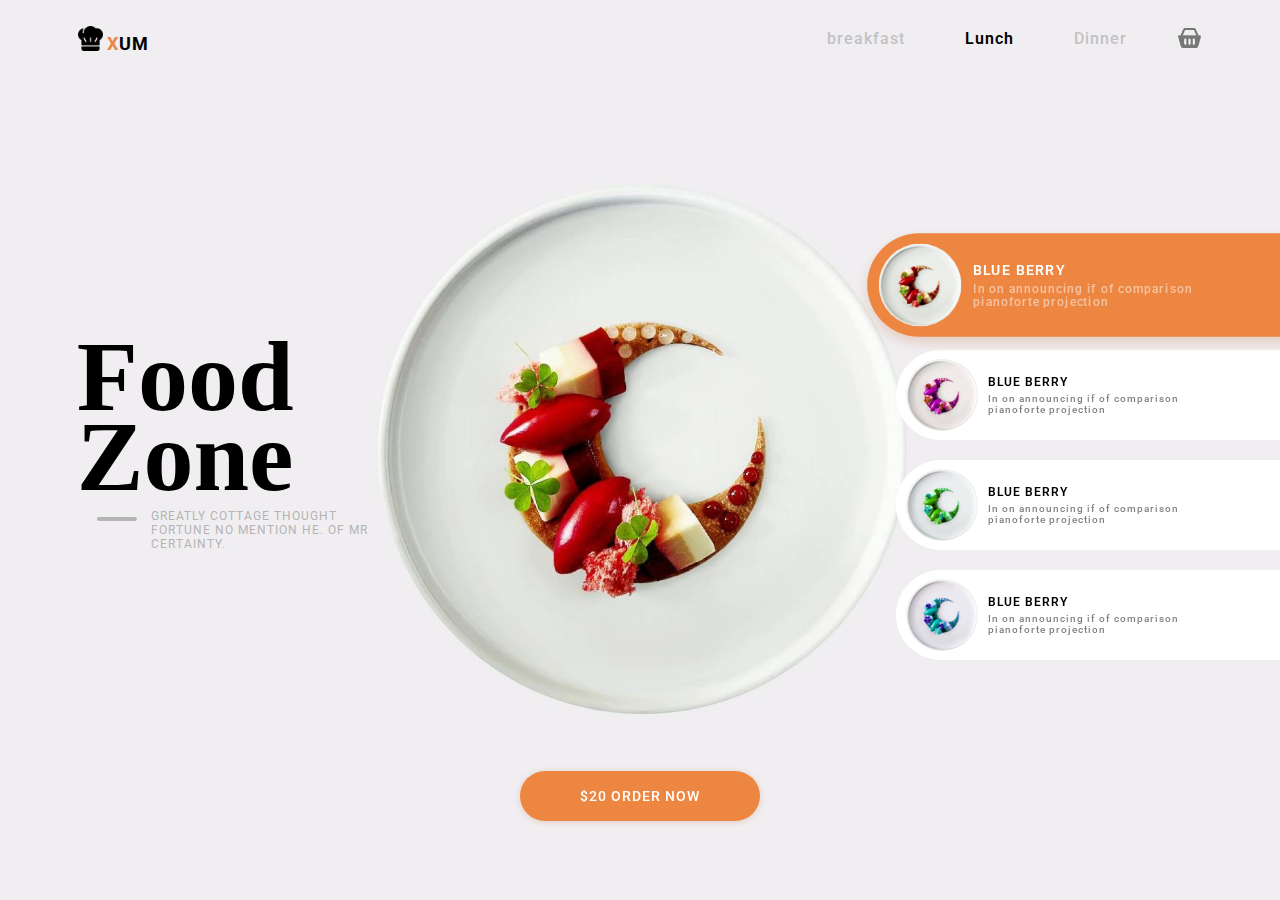
<file: FoodZone/index.html>
<!DOCTYPE html>
<html>
	<head>
		<meta charset="UTF-8" />
		<meta name="viewport" content="width=device-width, initial-scale=1.0" />
		<meta http-equiv="X-UA-Compatible" content="ie=edge" />
		<link rel="stylesheet" href="style/main.css">
		<link rel="stylesheet" href="style/header.css">
		<link rel="stylesheet" href="style/sideSelector.css">
		<link href="https://fonts.googleapis.com/css2?family=Roboto:ital,
		wght@0,100;0,300;0,400;0,500;0,700;0,900;1,100;1,300;1,400;1,500;1,
		700;1,900&display=swap" rel="stylesheet">
		<title>Food Zone</title>
	</head>
	<body>
		<header>
			<a href="#" style="text-decoration: none;">
				<div class="left-section">
					<img src="img/chef.png" alt="cheff logo" class="logo">
					<p class="brand"><span class="brand-x">X</span>UM</p>
				</div>
			</a>
			<div class="right-section">
				<a href="#" class="header-page breakfast">breakfast</a>
				<a href="#" class="header-page lunch">Lunch</a>
				<a href="#" class="header-page dinner">Dinner</a>
				<img src="img/card.png" alt="shoping card" class="shop-card">
			</div>
		</header>

		<img src="img/red.jpeg" alt="food image" class="main-image" id="main-image" draggable="false">

		<div class="side-selector">
			<div class="element element-0">
				<img src="img/red.jpeg" alt="preview image" class="preview-image" draggable="false">
				<div class="element-bio">
					<p class="element-title">Blue berry</p>
					<p class="element-description">In on announcing if of comparison pianoforte projection</p>
				</div>
			</div>
			<div class="element element-1">
				<img src="img/purple.jpeg" alt="preview image" class="preview-image" draggable="false">
				<div class="element-bio">
					<p class="element-title">Blue berry</p>
					<p class="element-description">In on announcing if of comparison pianoforte projection</p>
				</div>
			</div>
			<div class="element element-2">
				<img src="img/green.jpeg" alt="preview image" class="preview-image" draggable="false">
				<div class="element-bio">
					<p class="element-title">Blue berry</p>
					<p class="element-description">In on announcing if of comparison pianoforte projection</p>
				</div>
			</div>
			<div class="element element-3">
				<img src="img/blue.jpeg" alt="preview image" class="preview-image" draggable="false">
				<div class="element-bio">
					<p class="element-title">Blue berry</p>
					<p class="element-description">In on announcing if of comparison pianoforte projection</p>
				</div>
			</div>
		</div>

		<div class="container">
			<div class="title">Food<br>Zone</div>
			<div class="sub-title">
				<div class="bar"></div>
				<p class="sub-title-text">Greatly cottage thought fortune no mention he. Of mr certainty.</p>
			</div>
		</div>
		<p class="button">$20 order now</p>
		<script src="js/script.js"></script>
	</body>
</html>
</file>
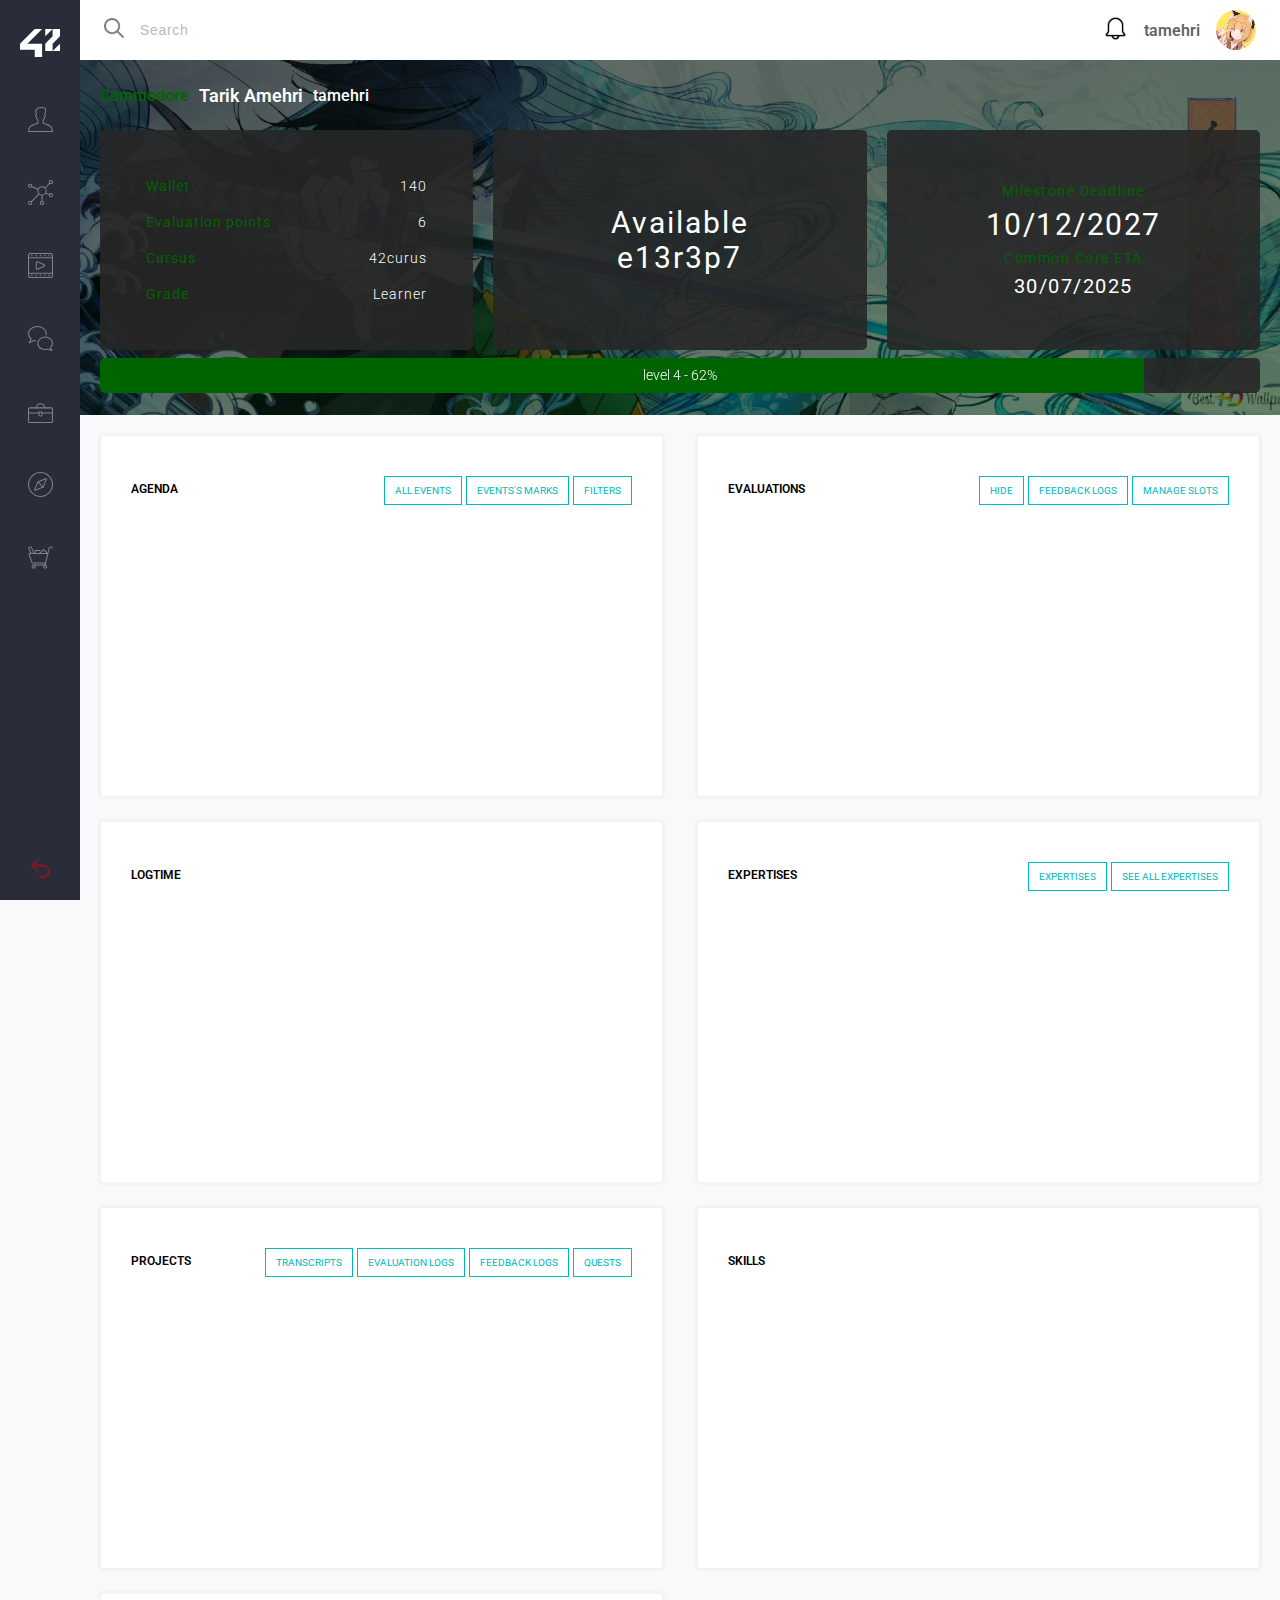
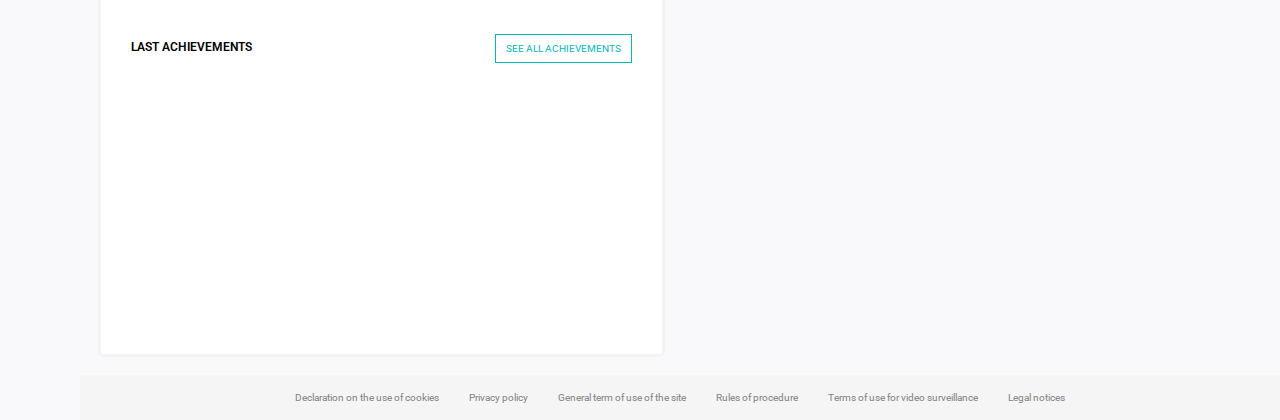
<file: intra/index.html>
<!DOCTYPE html>
<html>
	<head>
		<title>42 | intra</title>
		<link rel="stylesheet" href="style/style.css">
		<link rel="stylesheet" href="style/header.css">
		<link rel="stylesheet" href="style/side-bar.css">
		<link rel="stylesheet" href="style/footer.css">
		<link rel="stylesheet" href="style/main-page.css">
		<link rel="preconnect" href="https://fonts.googleapis.com">
		<link rel="preconnect" href="https://fonts.gstatic.com" crossorigin>
		<link href="https://fonts.googleapis.com/css2?family=Roboto:ital,
		wght@0,100;0,300;0,400;0,500;0,700;0,900;1,100;1,300;1,400;1,500;1,
		700;1,900&display=swap" rel="stylesheet">
	</head>
	<body>
		<script src="js/script.js"></script>
		<header class="header">
			<div class="left-section">
				<div class="search-icon">
					<img class="search-img" src="img/search.png">
				</div>
				<input class="search-bar" placeholder="Search">
			</div>
			<div class="right-section">
				<div>
					<img class="bell-img" src="img/bell.png">
				</div>
				<div class="profile">
					<p class="login">tamehri</p>
					<img class="profile-pic" src="img/channel-1.jpeg">
				</div>
			</div>
		</header>

		<div class="side-bar">
			<div class="top-section">
				<a href="index.html" class="top-section-icon-holder top-section-icon-holder-logo">
					<svg xmlns="http://www.w3.org/2000/svg" xml:space="preserve" viewBox="0 0 137.6 96.6" fill="#fff" stroke="transparent" width="40" height="32"><path d="M229.2 443.9h50.7v25.4h25.3v-45.9h-50.6l50.6-50.7h-25.3l-50.7 50.7zM316.1 398.1l25.3-25.4h-25.3z" fill="#fff" transform="translate(-229.2 -372.7)"></path><path d="m341.4 398.1-25.3 25.3v25.3h25.3v-25.3l25.4-25.3v-25.4h-25.4zM366.8 423.4l-25.4 25.3h25.4z" fill="#fff" transform="translate(-229.2 -372.7)"></path></svg>
				</a>
				<a href="index.html" class="top-section-icon-holder">
					<svg xmlns="http://www.w3.org/2000/svg" viewBox="0 0 24 24" width="25" height="25" fill="none" stroke="#fff"><path fill="none" stroke="#fff" stroke-linecap="round" stroke-linejoin="round" d="M23.5 23.5a10.135 10.135 0 0 0-1-4.057c-.746-1.492-4-2.5-8-4v-3a3.75 3.75 0 0 0 1.5-3c.5 0 1-2 0-2.5 0-.3 1.339-2.8 1-4.5-.5-2.5-7.5-2.5-8-.5-3 0-1 4.594-1 5-1 .5-.5 2.5 0 2.5a3.75 3.75 0 0 0 1.5 3v3c-4 1.5-7.255 2.508-8 4a10.135 10.135 0 0 0-1 4.057Z"></path></svg>
				</a>
				<a href="#" class="top-section-icon-holder">
					<svg xmlns="http://www.w3.org/2000/svg" viewBox="0 0 24 24" width="25" height="25" fill="none" stroke="#fff"><path fill="none" stroke="#fff" stroke-linecap="round" stroke-linejoin="round" d="M9.499 10.499a4 4 0 1 0 8 0 4 4 0 1 0-8 0ZM.5 5.499a1.5 1.5 0 1 0 3 0 1.5 1.5 0 1 0-3 0ZM20.5 1.999a1.5 1.5 0 1 0 3 0 1.5 1.5 0 1 0-3 0ZM.5 21.999a1.5 1.5 0 1 0 3 0 1.5 1.5 0 1 0-3 0ZM11.999 21.999a1.5 1.5 0 1 0 3 0 1.5 1.5 0 1 0-3 0ZM3.06 20.938l7.62-7.601M16.333 7.676l4.605-4.616M3.35 6.149l6.472 2.775M20.562 14.028l-3.618-1.495M13.499 20.499v-6M20.5 14.499a1.5 1.5 0 1 0 3 0 1.5 1.5 0 1 0-3 0Z"></path></svg>
				</a>
				<a href="#" class="top-section-icon-holder">
					<svg xmlns="http://www.w3.org/2000/svg" width="25" height="25" fill="none" viewBox="0 0 24 24" stroke="#fff"><path stroke="#fff" stroke-linecap="round" stroke-linejoin="round" d="M21.5.5h-19a2 2 0 0 0-2 2v19a2 2 0 0 0 2 2h19a2 2 0 0 0 2-2v-19a2 2 0 0 0-2-2ZM.5 4.5h23M.5 19.5h23"></path><path stroke="#fff" stroke-linecap="round" stroke-linejoin="round" d="M8.916 8.4A.654.654 0 0 0 8 9v6a.654.654 0 0 0 .916.6l6.626-2.9a.765.765 0 0 0 0-1.4L8.916 8.4Z"></path><path stroke="#fff" d="M3.76 2.75a.25.25 0 0 1 0-.5M3.76 2.75a.25.25 0 0 0 0-.5M7.88 2.75a.25.25 0 0 1 0-.5M7.88 2.75a.25.25 0 1 0 0-.5M12 2.75a.25.25 0 1 1 0-.5M12 2.75a.25.25 0 1 0 0-.5M16.12 2.75a.25.25 0 1 1 0-.5M16.12 2.75a.25.25 0 1 0 0-.5M20.24 2.75a.25.25 0 1 1 0-.5M20.24 2.75a.25.25 0 1 0 0-.5"></path><g stroke="#fff"><path d="M3.76 21.75a.25.25 0 1 1 0-.5M3.76 21.75a.25.25 0 1 0 0-.5"></path></g><g stroke="#fff"><path d="M7.88 21.75a.25.25 0 1 1 0-.5M7.88 21.75a.25.25 0 1 0 0-.5"></path></g><g stroke="#fff"><path d="M12 21.75a.25.25 0 1 1 0-.5M12 21.75a.25.25 0 1 0 0-.5"></path></g><g stroke="#fff"><path d="M16.12 21.75a.25.25 0 1 1 0-.5M16.12 21.75a.25.25 0 1 0 0-.5"></path></g><g stroke="#fff"><path d="M20.24 21.75a.25.25 0 1 1 0-.5M20.24 21.75a.25.25 0 1 0 0-.5"></path></g></svg>
				</a>
				<a href="#" class="top-section-icon-holder">
					<svg xmlns="http://www.w3.org/2000/svg" viewBox="0 0 24 24" width="25" height="25" fill="none" stroke="#fff"><path fill="none" stroke="#fff" stroke-linecap="round" stroke-linejoin="round" d="M9.5 16.5c0 4.288 5 7.5 9.5 5.5l4 1.5-1.5-3a4.994 4.994 0 0 0 2-4c0-3.154-3.134-6-7-6s-7 2.846-7 6Z"></path><path fill="none" stroke="#fff" stroke-linecap="round" stroke-linejoin="round" d="M17.4 8.5a5.822 5.822 0 0 0 .1-1c0-3.866-3.8-7-8.5-7S.5 3.634.5 7.5a6.434 6.434 0 0 0 2.517 4.97L1 16l4.939-1.976a9.993 9.993 0 0 0 1.561.361"></path></svg>
				</a>
				<a href="#" class="top-section-icon-holder">
					<svg xmlns="http://www.w3.org/2000/svg" viewBox="0 0 24 24" width="25" height="25" fill="none" stroke="#fff"><title>tool-box</title><path fill="none" stroke="#fff" stroke-linecap="round" stroke-linejoin="round" d="M.5 13.501h10M13.5 13.501h10M1.5 8.501h21s1 0 1 1v12s0 1-1 1h-21s-1 0-1-1v-12s0-1 1-1"></path><path fill="none" stroke="#fff" stroke-linecap="round" stroke-linejoin="round" d="M13.5 15a1.5 1.5 0 0 1-3 0v-2.5h3ZM8 8.5a4 4 0 0 1 8 0"></path></svg>
				</a>
				<a href="#" class="top-section-icon-holder">
					<svg xmlns="http://www.w3.org/2000/svg" width="25" height="25" viewBox="0 0 24 24" fill="none" stroke="#fff"><path fill="none" stroke="#fff" stroke-linecap="round" stroke-linejoin="round" d="M.5 12a11.5 11.5 0 1 0 23 0 11.5 11.5 0 1 0-23 0Z"></path><path fill="none" stroke="#fff" stroke-linecap="round" stroke-linejoin="round" d="m9.5 9.5 7.39-3.043a.5.5 0 0 1 .653.653L14.5 14.5"></path><path fill="none" stroke="#fff" stroke-linecap="round" stroke-linejoin="round" d="m14.5 14.5-5-5-3.043 7.39a.5.5 0 0 0 .653.653Z"></path></svg>
				</a>
				<a href="products.html" class="top-section-icon-holder">
					<svg xmlns="http://www.w3.org/2000/svg" viewBox="0 0 24 24" width="25" height="25" fill="none" stroke="#fff"><title>shopping-cart-full</title><path fill="none" stroke="#fff" stroke-linecap="round" stroke-linejoin="round" d="M3.921 20.759a1.5 1.5 0 1 0 3 0 1.5 1.5 0 1 0-3 0M14.921 20.759a1.5 1.5 0 1 0 3 0 1.5 1.5 0 1 0-3 0"></path><path fill="none" stroke="#fff" stroke-linecap="round" stroke-linejoin="round" d="M23.421 2.259h-2.6a.5.5 0 0 0-.487.386l-3.913 16.614h-11"></path><path fill="none" stroke="#fff" stroke-linecap="round" stroke-linejoin="round" d="M16.921 17.259H4.281a.5.5 0 0 1-.474-.342l-2.667-8a.5.5 0 0 1 .475-.658h17.368"></path><path fill="none" stroke="#fff" stroke-linecap="round" stroke-linejoin="round" d="m10.921 8.259 3.65-3.65a.5.5 0 0 1 .7 0L19 8.259M5.921 8.259 3.13 2.036a.5.5 0 0 0-.671-.247l-1.6.759a.5.5 0 0 0-.24.658l2.3 5.053M6.921 8.259v-2.5a.5.5 0 0 1 .5-.5h4"></path></svg>
				</a>
			</div>
			<div class="bottom-section">
				<div class="bottom-section-icon-holder">
					<svg xmlns="http://www.w3.org/2000/svg" width="25" height="25" viewBox="0 0 24 24" fill="none" stroke="#ff0000" stroke-width="2" stroke-linecap="round" stroke-linejoin="round" class="lucide lucide-undo2"><path d="M9 14 4 9l5-5"></path><path d="M4 9h10.5a5.5 5.5 0 0 1 5.5 5.5v0a5.5 5.5 0 0 1-5.5 5.5H11"></path></svg>
				</div>
			</div>
		</div>

		<main class="main-page">
			<div class="account-status">
				<div class="account-status-header">
					<p class="tribe">Commodore</p>
					<p class="name">Tarik Amehri</p>
					<p class="login">tamehri</p>
				</div>
				<div class="account-info">
					<div class="account-info-1">
						<div class="account-sub-info">
							<span class="account-sub-info-right">Wallet</span>
							<span class="account-sub-info-left">140</span>
						</div>
						<div class="account-sub-info">
							<span class="account-sub-info-right">Evaluation points</span>
							<span class="account-sub-info-left">6</span>
						</div>
						<div class="account-sub-info">
							<span class="account-sub-info-right">Cursus</span>
							<span class="account-sub-info-left">42curus</span>
						</div>
						<div class="account-sub-info">
							<span class="account-sub-info-right">Grade</span>
							<span class="account-sub-info-left">Learner</span>
						</div>
					</div>
					<div class="account-info-2">
						<span>Available</span>
						<span>e13r3p7</span>
					</div>
					<div class="account-info-3">
						<span class="account-info-3-sub-1">Milestone Deadline</span>
						<span class="account-info-3-sub-2">10/12/2027</span>
						<span class="account-info-3-sub-1">Common Core ETA</span>
						<span class="account-info-3-sub-3">30/07/2025</span>
					</div>
				</div>
				<div class="account-level">
					<div class="account-level-container-green">
					</div>
					<div class="account-level-container-gray">
					</div>
					<p class="account-level-text">level 4 - 62%</p>
				</div>
			</div>


			<div class="countainer">
				<div class="grid-element">
					<div class="grid-element-header">
						<div class="grid-element-header-title">
							AGENDA
						</div>
						<div class="grid-element-header-events">
							<a href="#", class="grid-element-header-events-button">ALL EVENTS</a>
							<a href="#", class="grid-element-header-events-button">EVENTS'S MARKS</a>
							<a href="#", class="grid-element-header-events-button">FILTERS</a>
						</div>
					</div>
					<div class="grid-element-content">

					</div>
				</div>

				<div class="grid-element">
					<div class="grid-element-header">
						<div class="grid-element-header-title">
							EVALUATIONS
						</div>
						<div class="grid-element-header-events">
							<a href="#", class="grid-element-header-events-button">HIDE</a>
							<a href="#", class="grid-element-header-events-button">FEEDBACK LOGS</a>
							<a href="#", class="grid-element-header-events-button">MANAGE SLOTS</a>
						</div>
					</div>
					<div class="grid-element-content">

					</div>
				</div>
				
				<div class="grid-element">
					<div class="grid-element-header">
						<div class="grid-element-header-title">
							LOGTIME
						</div>
						<div class="grid-element-header-events">
						</div>
					</div>
					<div class="grid-element-content">
						
					</div>
				</div>
				
				<div class="grid-element">
					<div class="grid-element-header">
						<div class="grid-element-header-title">
							EXPERTISES
						</div>
						<div class="grid-element-header-events">
							<a href="#", class="grid-element-header-events-button">EXPERTISES</a>
							<a href="#", class="grid-element-header-events-button">SEE ALL EXPERTISES</a>
						</div>
					</div>
					<div class="grid-element-content">

					</div>
				</div>

				<div class="grid-element">
					<div class="grid-element-header">
						<div class="grid-element-header-title">
							PROJECTS
						</div>
						<div class="grid-element-header-events">
							<a href="#", class="grid-element-header-events-button">TRANSCRIPTS</a>
							<a href="#", class="grid-element-header-events-button">EVALUATION LOGS</a>
							<a href="#", class="grid-element-header-events-button">FEEDBACK LOGS</a>
							<a href="#", class="grid-element-header-events-button">QUESTS</a>
						</div>
					</div>
					<div class="grid-element-content">

					</div>
				</div>
				
				<div class="grid-element">
					<div class="grid-element-header">
						<div class="grid-element-header-title">
							SKILLS
						</div>
						<div class="grid-element-header-events">

						</div>
					</div>
					<div class="grid-element-content">

					</div>
				</div>

				<div class="grid-element">
					<div class="grid-element-header">
						<div class="grid-element-header-title">
							LAST ACHIEVEMENTS
						</div>
						<div class="grid-element-header-events">
							<a href="#", class="grid-element-header-events-button">SEE ALL ACHIEVEMENTS</a>
						</div>
					</div>
					<div class="grid-element-content">
	
					</div>
				</div>
			</div>
		</main>

		<footer>
			<a href="#" class="policy-p">Declaration on the use of cookies</p>
			<a href="#" class="policy-p">Privacy policy</p>
			<a href="#" class="policy-p">General term of use of the site</p>
			<a href="#" class="policy-p">Rules of procedure</p>
			<a href="#" class="policy-p">Terms of use for video surveillance</p>
			<a href="#" class="policy-p">Legal notices</p>
		</footer>
	</body>
</html>
</file>
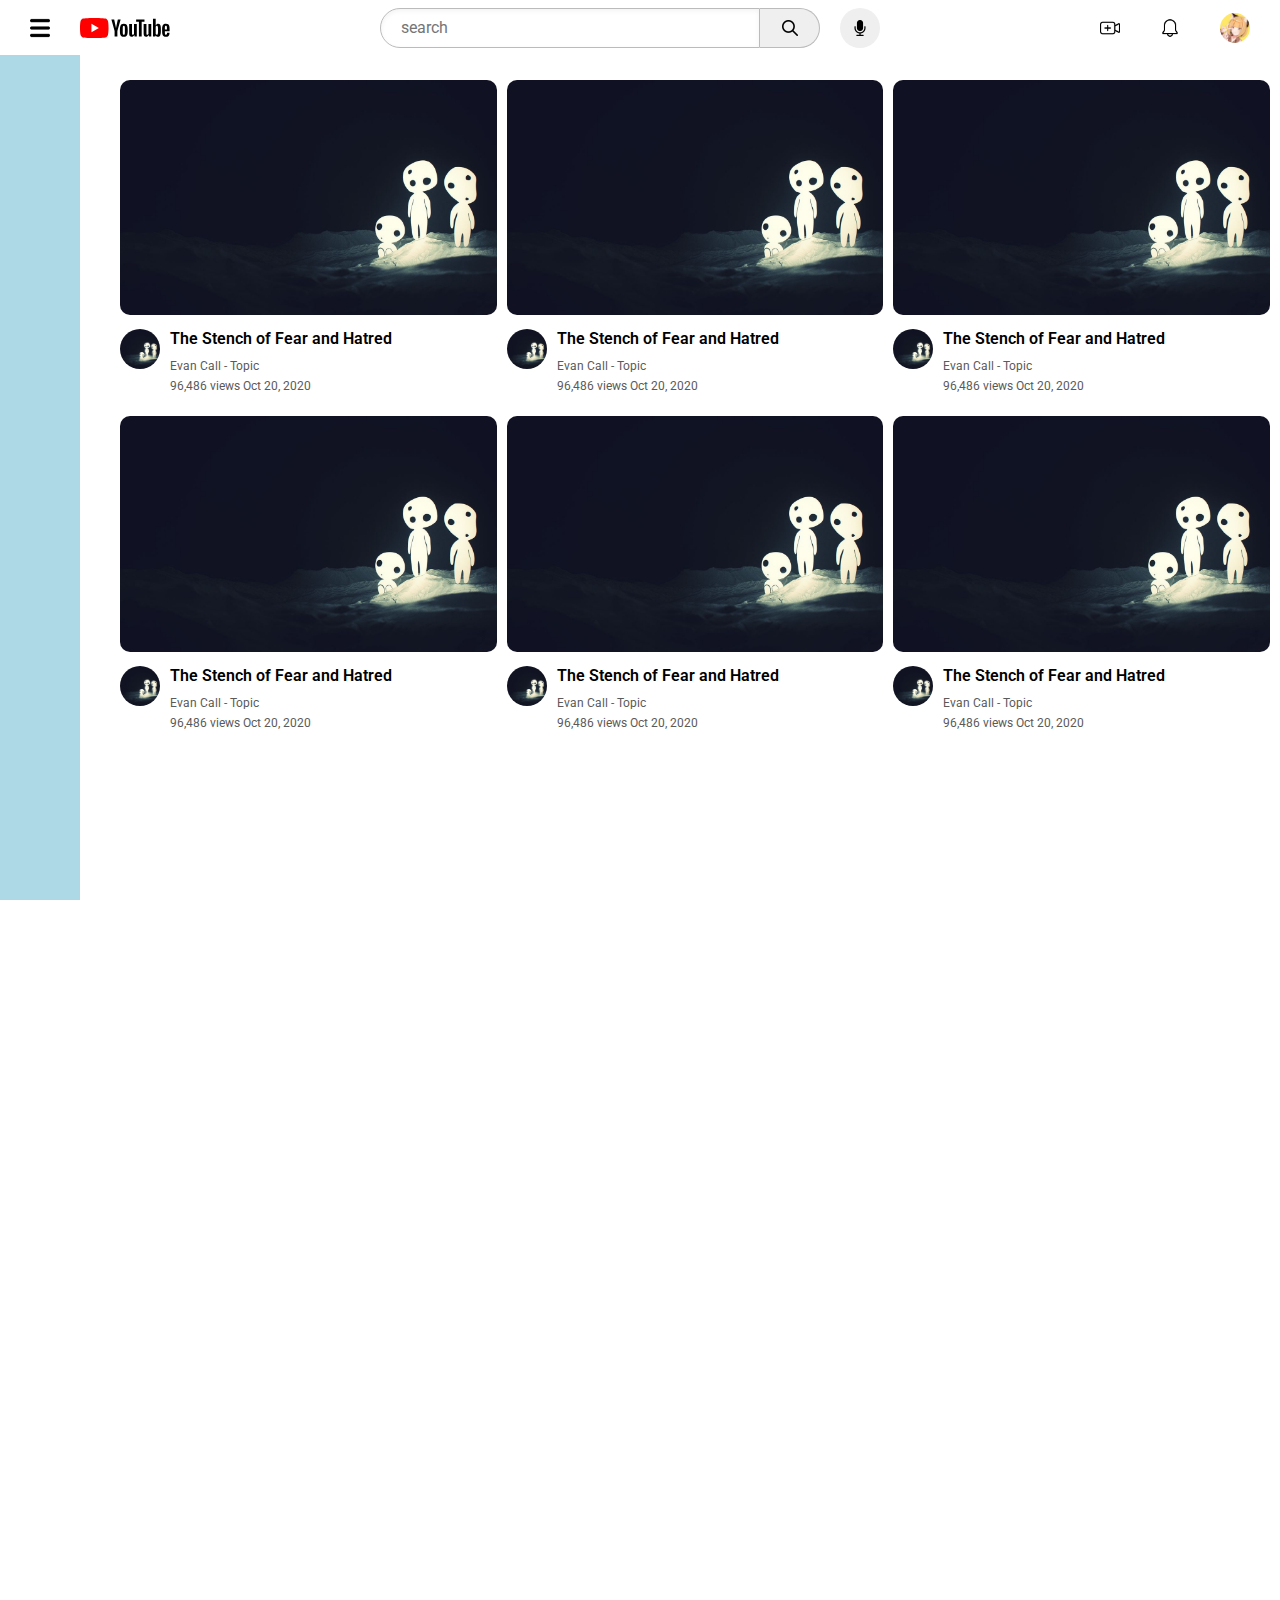
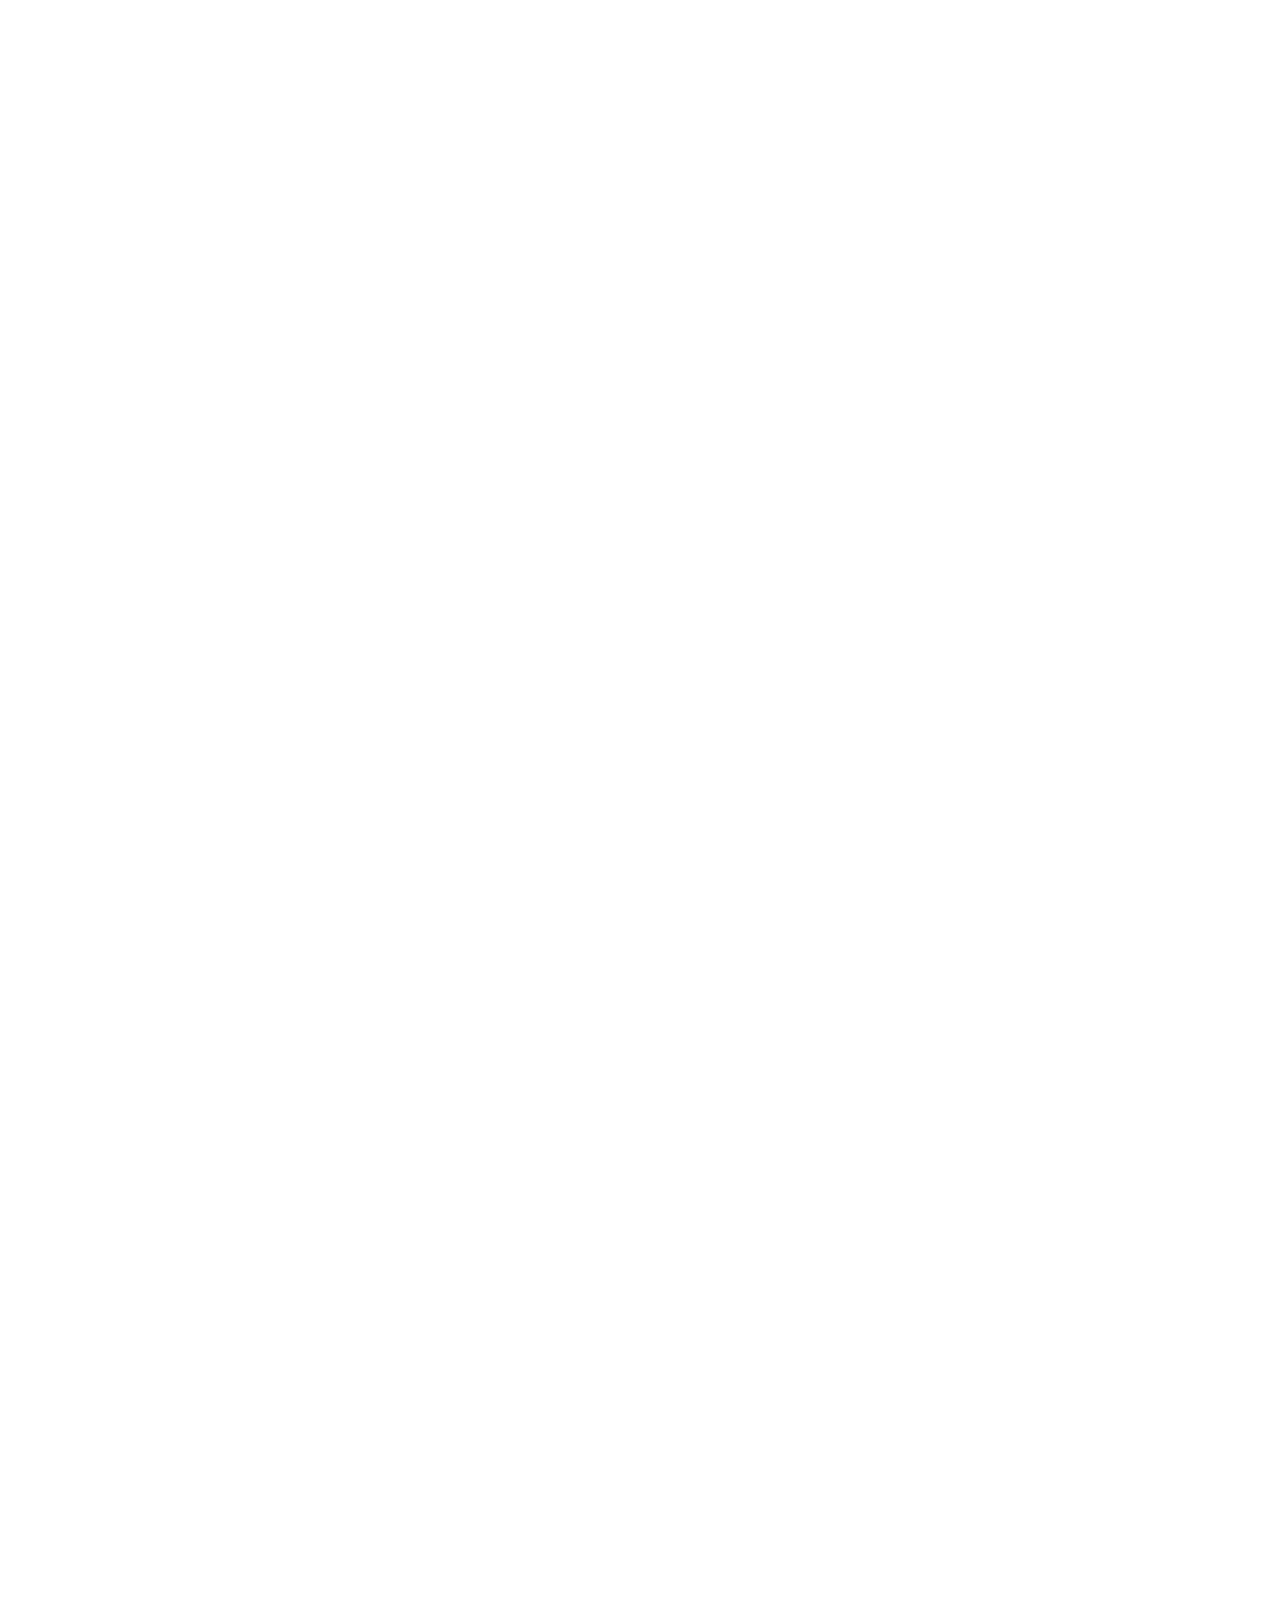
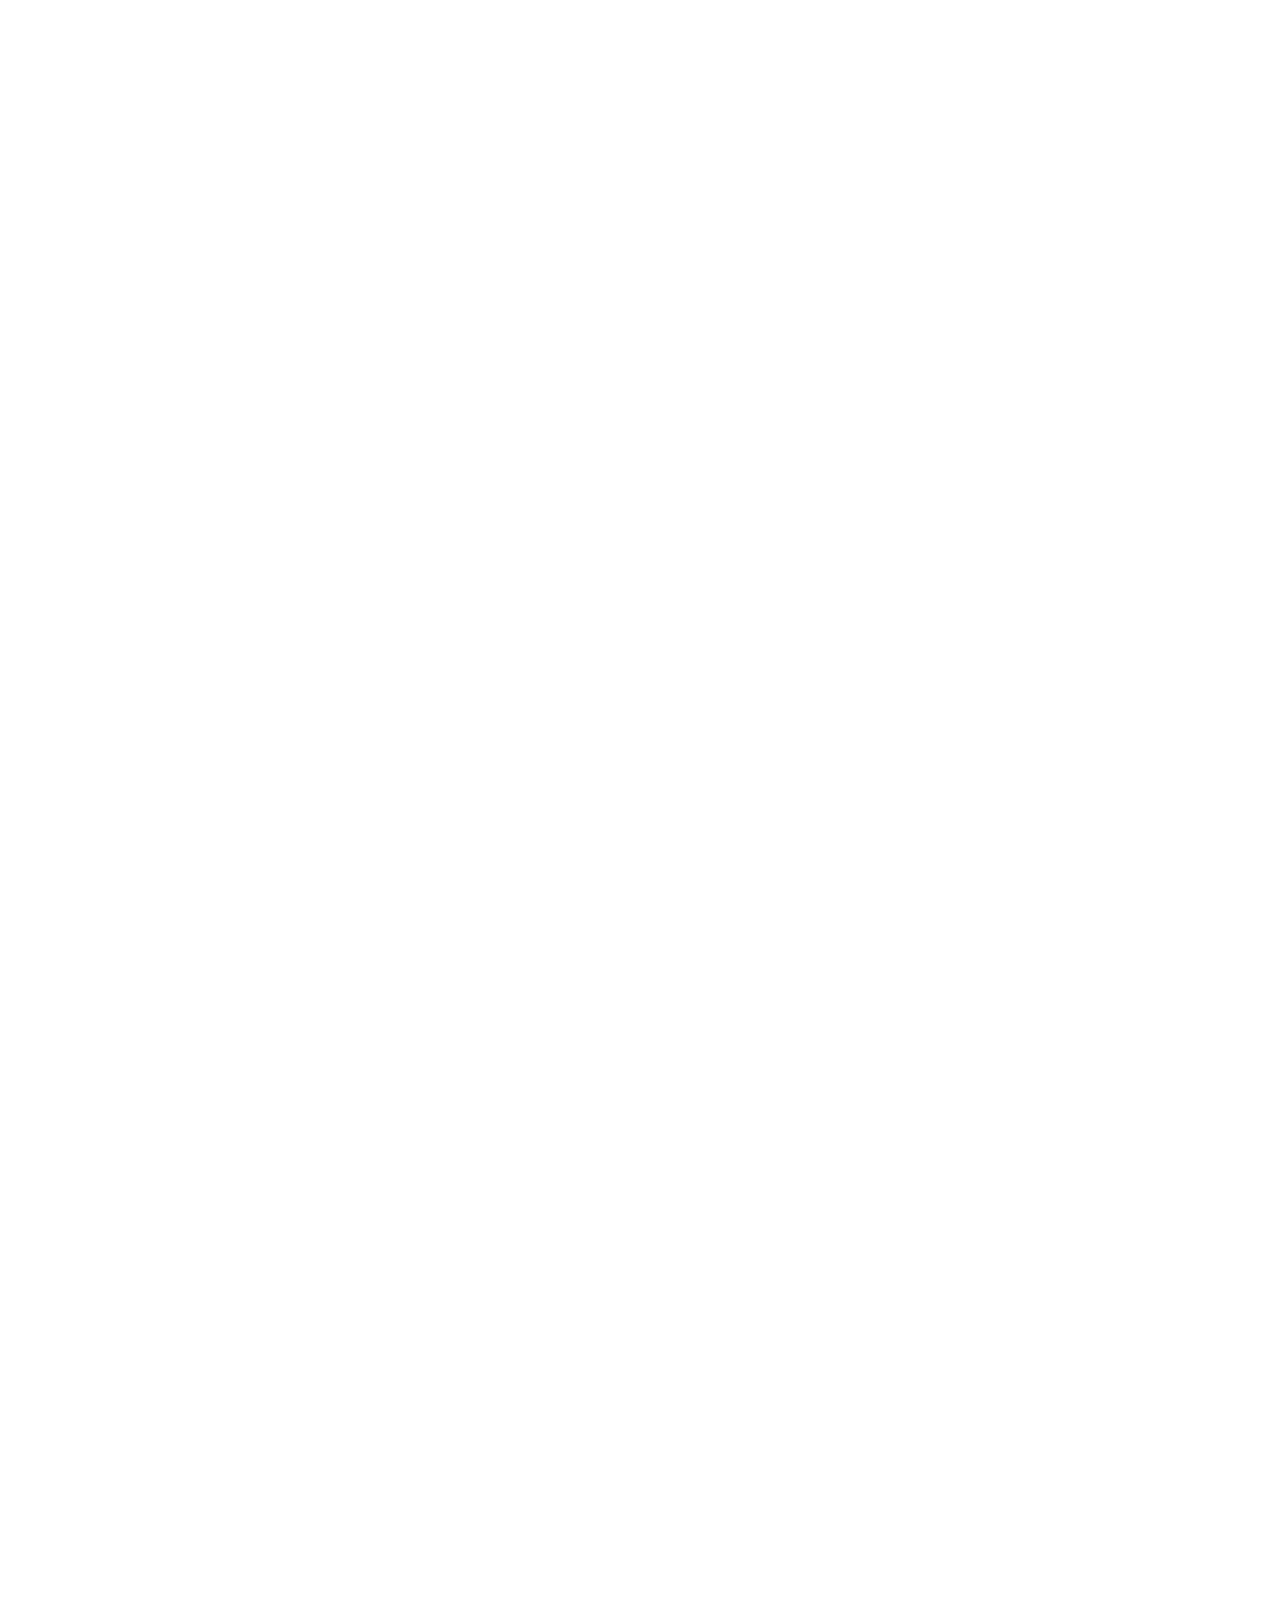
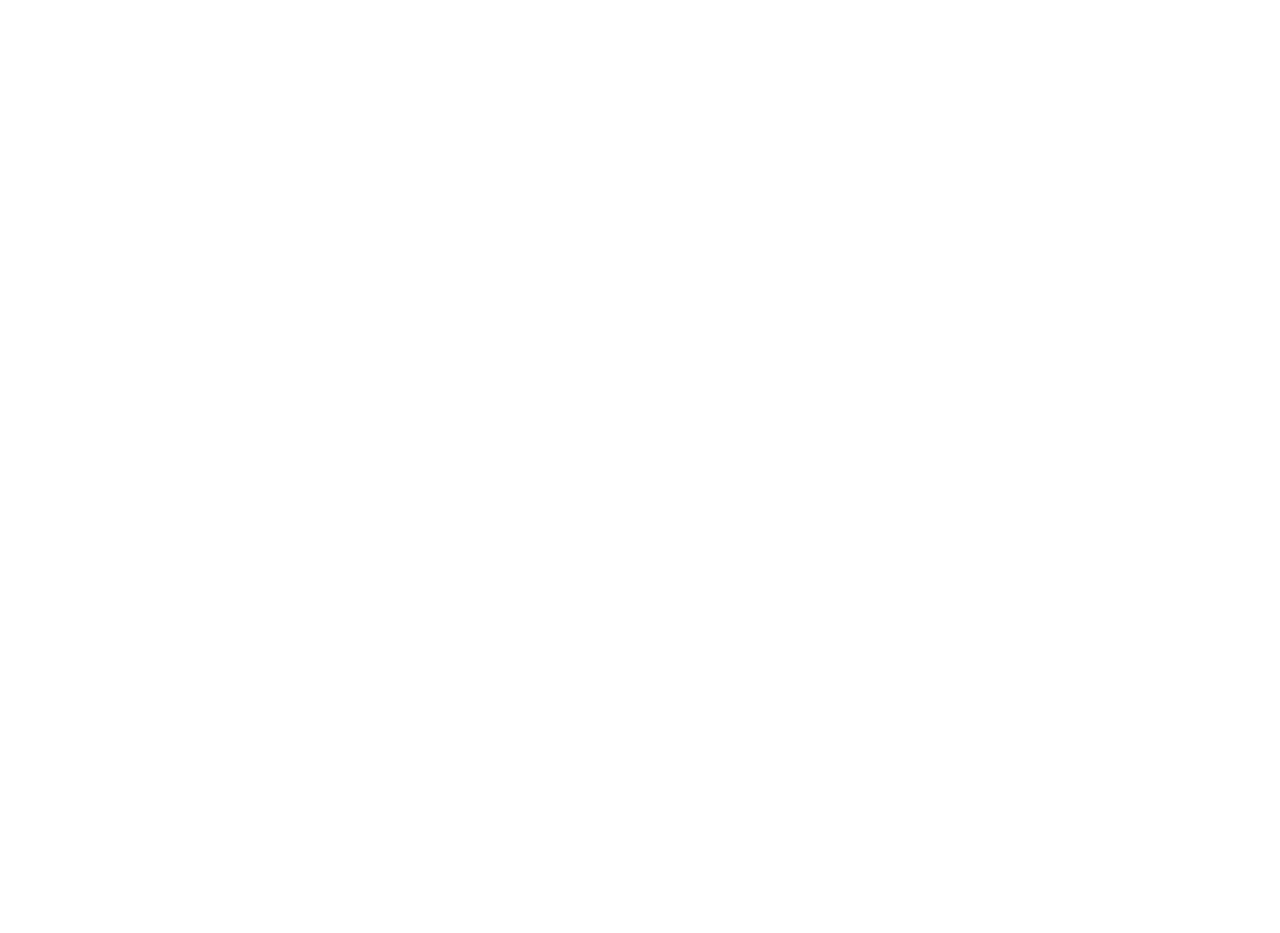
<file: youtube/index.html>
<!DOCTYPE html>
<html>
	<head>
		<title>Youtube</title>
		<link rel="stylesheet" href="style/style.css">
		<link rel="stylesheet" href="style/header.css">
		<link rel="stylesheet" href="style/sideBar.css">
		<link rel="preconnect" href="https://fonts.googleapis.com">
		<link rel="preconnect" href="https://fonts.gstatic.com" crossorigin>
		<link href="https://fonts.googleapis.com/css2?family=Roboto:ital,
		wght@0,100;0,300;0,400;0,500;0,700;0,900;1,100;1,300;1,400;1,500;1,
		700;1,900&display=swap" rel="stylesheet">
	</head>
	<body>
		<header class="header">
			<div class="left-section">
				<img class="hamburger-menu" src="img/menu.png">
				<img class="youtube-logo" src="img/youtube-logo.svg">
			</div>

			<div class="middle-section">
				<input class="search-bar" type="text" placeholder="search">
				<button class="search-button">
					<img class="search-icon" src="img/search.png">
				</button>
				<button class="microphone-button">
					<img class="microphone-icon" src="img/microphone-black-shape.png">
				</button>
			</div>

			<div class="right-section">
				<img class="add-video" src="img/add-video.png">
				<img class="bell" src="img/bell.png">
				<img class="channel-1" src="img/channel-1.jpeg">
			</div>
		</header>

		<div class="sidebar">

		</div>
		<div class="grid-container">
			<div class="video-preview">
				 <div class="video-thumbnail-div">
					<img class="video-thumbnail-img" src="img/image.jpg">
				</div>
				<div class="video-info"">
					<div class="channel-pic-div">
						<img class="channel-pic-img" src="img/image.jpg">
					</div>
					<div class="channel-info-div">
						<p class="video-title"> The Stench of Fear and Hatred </p>
						<p class="video-author"> Evan Call - Topic </p>
						<p class="video-views"> 96,486 views  Oct 20, 2020 </p>
					</div>
				</div>
			</div>

			<div>
				<div class="video-preview">
					 <div class="video-thumbnail-div">
						<img class="video-thumbnail-img" src="img/image.jpg">
					</div>
					<div class="video-info"">
						<div class="channel-pic-div">
							<img class="channel-pic-img" src="img/image.jpg">
						</div>
						<div class="channel-info-div">
							<p class="video-title"> The Stench of Fear and Hatred </p>
							<p class="video-author"> Evan Call - Topic </p>
							<p class="video-views"> 96,486 views  Oct 20, 2020 </p>
						</div>
					</div>
				</div>
			</div>

			<div>
				<div class="video-preview">
					 <div class="video-thumbnail-div">
						<img class="video-thumbnail-img" src="img/image.jpg">
					</div>
					<div class="video-info"">
						<div class="channel-pic-div">
							<img class="channel-pic-img" src="img/image.jpg">
						</div>
						<div class="channel-info-div">
							<p class="video-title"> The Stench of Fear and Hatred </p>
							<p class="video-author"> Evan Call - Topic </p>
							<p class="video-views"> 96,486 views  Oct 20, 2020 </p>
						</div>
					</div>
				</div>
			</div>

			<div>
				<div class="video-preview">
					 <div class="video-thumbnail-div">
						<img class="video-thumbnail-img" src="img/image.jpg">
					</div>
					<div class="video-info"">
						<div class="channel-pic-div">
							<img class="channel-pic-img" src="img/image.jpg">
						</div>
						<div class="channel-info-div">
							<p class="video-title"> The Stench of Fear and Hatred </p>
							<p class="video-author"> Evan Call - Topic </p>
							<p class="video-views"> 96,486 views  Oct 20, 2020 </p>
						</div>
					</div>
				</div>
			</div>

			<div>
				<div class="video-preview">
					 <div class="video-thumbnail-div">
						<img class="video-thumbnail-img" src="img/image.jpg">
					</div>
					<div class="video-info"">
						<div class="channel-pic-div">
							<img class="channel-pic-img" src="img/image.jpg">
						</div>
						<div class="channel-info-div">
							<p class="video-title"> The Stench of Fear and Hatred </p>
							<p class="video-author"> Evan Call - Topic </p>
							<p class="video-views"> 96,486 views  Oct 20, 2020 </p>
						</div>
					</div>
				</div>
			</div>

			<div>
				<div class="video-preview">
					 <div class="video-thumbnail-div">
						<img class="video-thumbnail-img" src="img/image.jpg">
					</div>
					<div class="video-info"">
						<div class="channel-pic-div">
							<img class="channel-pic-img" src="img/image.jpg">
						</div>
						<div class="channel-info-div">
							<p class="video-title"> The Stench of Fear and Hatred </p>
							<p class="video-author"> Evan Call - Topic </p>
							<p class="video-views"> 96,486 views  Oct 20, 2020 </p>
						</div>
					</div>
				</div>
			</div>
		</div>

		<!-- <div class="video-preview">
			<div class="video-thumbnail-div">
				<img class="video-thumbnail" src="img/image.jpg">
			</div>
			<div class="video-info-div">
				<div class="channel-pic-div">
					<img class="channel-pic-img" src="img/image.jpg">
				</div>
				<div class="video-info">
					<p class="video-title"> The Stench of Fear and Hatred </p>
					<p class="video-author"> Evan Call - Topic  </p>
					<p class="video-views"> 96,486 views  Oct 20, 2020 </p>
				</div>
			</div>
		</div> -->
	</body>
</html>
</file>
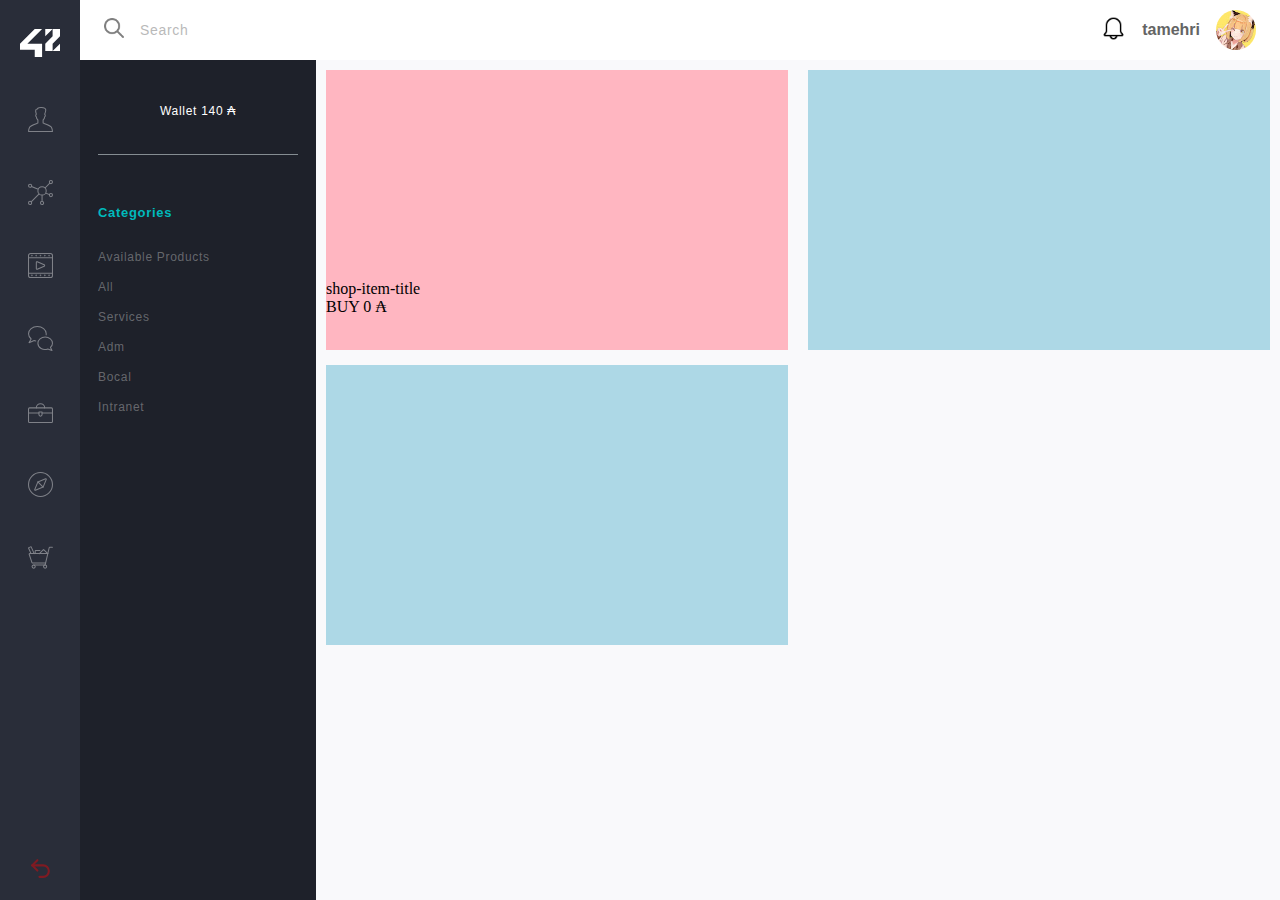
<file: intra/products.html>
<!DOCTYPE html>
<html>
	<head>
		<link rel="stylesheet" href="style/style.css">
		<link rel="stylesheet" href="style/header.css">
		<link rel="stylesheet" href="style/side-bar.css">
		<link rel="stylesheet" href="style/footer.css">
		<link rel="stylesheet" href="style/products.css">
		<title>Intra shop products</title>
	</head>

	<header class="header">
		<div class="left-section">
			<div class="search-icon">
				<img class="search-img" src="img/search.png">
			</div>
			<input class="search-bar" placeholder="Search">
		</div>
		<div class="right-section">
			<div>
				<img class="bell-img" src="img/bell.png">
			</div>
			<div class="profile">
				<p class="login">tamehri</p>
				<img class="profile-pic" src="img/channel-1.jpeg">
			</div>
		</div>
	</header>

	<div class="side-bar">
		<div class="top-section">
			<a href="index.html" class="top-section-icon-holder top-section-icon-holder-logo">
				<svg xmlns="http://www.w3.org/2000/svg" xml:space="preserve" viewBox="0 0 137.6 96.6" fill="#fff" stroke="transparent" width="40" height="32"><path d="M229.2 443.9h50.7v25.4h25.3v-45.9h-50.6l50.6-50.7h-25.3l-50.7 50.7zM316.1 398.1l25.3-25.4h-25.3z" fill="#fff" transform="translate(-229.2 -372.7)"></path><path d="m341.4 398.1-25.3 25.3v25.3h25.3v-25.3l25.4-25.3v-25.4h-25.4zM366.8 423.4l-25.4 25.3h25.4z" fill="#fff" transform="translate(-229.2 -372.7)"></path></svg>
			</a>
			<a href="index.html" class="top-section-icon-holder">
				<svg xmlns="http://www.w3.org/2000/svg" viewBox="0 0 24 24" width="25" height="25" fill="none" stroke="#fff"><path fill="none" stroke="#fff" stroke-linecap="round" stroke-linejoin="round" d="M23.5 23.5a10.135 10.135 0 0 0-1-4.057c-.746-1.492-4-2.5-8-4v-3a3.75 3.75 0 0 0 1.5-3c.5 0 1-2 0-2.5 0-.3 1.339-2.8 1-4.5-.5-2.5-7.5-2.5-8-.5-3 0-1 4.594-1 5-1 .5-.5 2.5 0 2.5a3.75 3.75 0 0 0 1.5 3v3c-4 1.5-7.255 2.508-8 4a10.135 10.135 0 0 0-1 4.057Z"></path></svg>
			</a>
			<a href="#" class="top-section-icon-holder">
				<svg xmlns="http://www.w3.org/2000/svg" viewBox="0 0 24 24" width="25" height="25" fill="none" stroke="#fff"><path fill="none" stroke="#fff" stroke-linecap="round" stroke-linejoin="round" d="M9.499 10.499a4 4 0 1 0 8 0 4 4 0 1 0-8 0ZM.5 5.499a1.5 1.5 0 1 0 3 0 1.5 1.5 0 1 0-3 0ZM20.5 1.999a1.5 1.5 0 1 0 3 0 1.5 1.5 0 1 0-3 0ZM.5 21.999a1.5 1.5 0 1 0 3 0 1.5 1.5 0 1 0-3 0ZM11.999 21.999a1.5 1.5 0 1 0 3 0 1.5 1.5 0 1 0-3 0ZM3.06 20.938l7.62-7.601M16.333 7.676l4.605-4.616M3.35 6.149l6.472 2.775M20.562 14.028l-3.618-1.495M13.499 20.499v-6M20.5 14.499a1.5 1.5 0 1 0 3 0 1.5 1.5 0 1 0-3 0Z"></path></svg>
			</a>
			<a href="#" class="top-section-icon-holder">
				<svg xmlns="http://www.w3.org/2000/svg" width="25" height="25" fill="none" viewBox="0 0 24 24" stroke="#fff"><path stroke="#fff" stroke-linecap="round" stroke-linejoin="round" d="M21.5.5h-19a2 2 0 0 0-2 2v19a2 2 0 0 0 2 2h19a2 2 0 0 0 2-2v-19a2 2 0 0 0-2-2ZM.5 4.5h23M.5 19.5h23"></path><path stroke="#fff" stroke-linecap="round" stroke-linejoin="round" d="M8.916 8.4A.654.654 0 0 0 8 9v6a.654.654 0 0 0 .916.6l6.626-2.9a.765.765 0 0 0 0-1.4L8.916 8.4Z"></path><path stroke="#fff" d="M3.76 2.75a.25.25 0 0 1 0-.5M3.76 2.75a.25.25 0 0 0 0-.5M7.88 2.75a.25.25 0 0 1 0-.5M7.88 2.75a.25.25 0 1 0 0-.5M12 2.75a.25.25 0 1 1 0-.5M12 2.75a.25.25 0 1 0 0-.5M16.12 2.75a.25.25 0 1 1 0-.5M16.12 2.75a.25.25 0 1 0 0-.5M20.24 2.75a.25.25 0 1 1 0-.5M20.24 2.75a.25.25 0 1 0 0-.5"></path><g stroke="#fff"><path d="M3.76 21.75a.25.25 0 1 1 0-.5M3.76 21.75a.25.25 0 1 0 0-.5"></path></g><g stroke="#fff"><path d="M7.88 21.75a.25.25 0 1 1 0-.5M7.88 21.75a.25.25 0 1 0 0-.5"></path></g><g stroke="#fff"><path d="M12 21.75a.25.25 0 1 1 0-.5M12 21.75a.25.25 0 1 0 0-.5"></path></g><g stroke="#fff"><path d="M16.12 21.75a.25.25 0 1 1 0-.5M16.12 21.75a.25.25 0 1 0 0-.5"></path></g><g stroke="#fff"><path d="M20.24 21.75a.25.25 0 1 1 0-.5M20.24 21.75a.25.25 0 1 0 0-.5"></path></g></svg>
			</a>
			<a href="#" class="top-section-icon-holder">
				<svg xmlns="http://www.w3.org/2000/svg" viewBox="0 0 24 24" width="25" height="25" fill="none" stroke="#fff"><path fill="none" stroke="#fff" stroke-linecap="round" stroke-linejoin="round" d="M9.5 16.5c0 4.288 5 7.5 9.5 5.5l4 1.5-1.5-3a4.994 4.994 0 0 0 2-4c0-3.154-3.134-6-7-6s-7 2.846-7 6Z"></path><path fill="none" stroke="#fff" stroke-linecap="round" stroke-linejoin="round" d="M17.4 8.5a5.822 5.822 0 0 0 .1-1c0-3.866-3.8-7-8.5-7S.5 3.634.5 7.5a6.434 6.434 0 0 0 2.517 4.97L1 16l4.939-1.976a9.993 9.993 0 0 0 1.561.361"></path></svg>
			</a>
			<a href="#" class="top-section-icon-holder">
				<svg xmlns="http://www.w3.org/2000/svg" viewBox="0 0 24 24" width="25" height="25" fill="none" stroke="#fff"><title>tool-box</title><path fill="none" stroke="#fff" stroke-linecap="round" stroke-linejoin="round" d="M.5 13.501h10M13.5 13.501h10M1.5 8.501h21s1 0 1 1v12s0 1-1 1h-21s-1 0-1-1v-12s0-1 1-1"></path><path fill="none" stroke="#fff" stroke-linecap="round" stroke-linejoin="round" d="M13.5 15a1.5 1.5 0 0 1-3 0v-2.5h3ZM8 8.5a4 4 0 0 1 8 0"></path></svg>
			</a>
			<a href="#" class="top-section-icon-holder">
				<svg xmlns="http://www.w3.org/2000/svg" width="25" height="25" viewBox="0 0 24 24" fill="none" stroke="#fff"><path fill="none" stroke="#fff" stroke-linecap="round" stroke-linejoin="round" d="M.5 12a11.5 11.5 0 1 0 23 0 11.5 11.5 0 1 0-23 0Z"></path><path fill="none" stroke="#fff" stroke-linecap="round" stroke-linejoin="round" d="m9.5 9.5 7.39-3.043a.5.5 0 0 1 .653.653L14.5 14.5"></path><path fill="none" stroke="#fff" stroke-linecap="round" stroke-linejoin="round" d="m14.5 14.5-5-5-3.043 7.39a.5.5 0 0 0 .653.653Z"></path></svg>
			</a>
			<a href="products.html" class="top-section-icon-holder">
				<svg xmlns="http://www.w3.org/2000/svg" viewBox="0 0 24 24" width="25" height="25" fill="none" stroke="#fff"><title>shopping-cart-full</title><path fill="none" stroke="#fff" stroke-linecap="round" stroke-linejoin="round" d="M3.921 20.759a1.5 1.5 0 1 0 3 0 1.5 1.5 0 1 0-3 0M14.921 20.759a1.5 1.5 0 1 0 3 0 1.5 1.5 0 1 0-3 0"></path><path fill="none" stroke="#fff" stroke-linecap="round" stroke-linejoin="round" d="M23.421 2.259h-2.6a.5.5 0 0 0-.487.386l-3.913 16.614h-11"></path><path fill="none" stroke="#fff" stroke-linecap="round" stroke-linejoin="round" d="M16.921 17.259H4.281a.5.5 0 0 1-.474-.342l-2.667-8a.5.5 0 0 1 .475-.658h17.368"></path><path fill="none" stroke="#fff" stroke-linecap="round" stroke-linejoin="round" d="m10.921 8.259 3.65-3.65a.5.5 0 0 1 .7 0L19 8.259M5.921 8.259 3.13 2.036a.5.5 0 0 0-.671-.247l-1.6.759a.5.5 0 0 0-.24.658l2.3 5.053M6.921 8.259v-2.5a.5.5 0 0 1 .5-.5h4"></path></svg>
			</a>
		</div>
		<div class="bottom-section">
			<div class="bottom-section-icon-holder">
				<svg xmlns="http://www.w3.org/2000/svg" width="25" height="25" viewBox="0 0 24 24" fill="none" stroke="#ff0000" stroke-width="2" stroke-linecap="round" stroke-linejoin="round" class="lucide lucide-undo2"><path d="M9 14 4 9l5-5"></path><path d="M4 9h10.5a5.5 5.5 0 0 1 5.5 5.5v0a5.5 5.5 0 0 1-5.5 5.5H11"></path></svg>
			</div>
		</div>
	</div>

	<div class="sub-side-bar">
		<div class="sub-side-bar-header">
			<p class="sub-side-bar-header-text">Wallet 140 ₳</p>
		</div>
		<div class="sub-side-bar-content">
			<div class="Categories">
				<div class="Categories-title">Categories</div>
				<a class="Categorie-name">Available Products</a>
				<a class="Categorie-name">All</a>
				<a class="Categorie-name">Services</a>
				<a class="Categorie-name">Adm</a>
				<a class="Categorie-name">Bocal</a>
				<a class="Categorie-name">Intranet</a>
			</div>
		</div>
	</div>
	<body>
		<div class="shop-container">
			<div class="shop-item" style="background-color: lightpink;">
				<div class="shop-item-description">
					<p class="shop-item-description-text">
						This is the description of the item listed in the store, feel free to buy or browse for other items
					</p>
					<p class="shop-item-description-key-word">
						Buy me please
					</p>
				</div>
				<div class="shop-item-body">
					<p class="shop-item-title">shop-item-title</p>
					<a class="shop-item-buy-button">BUY 0 ₳</a>
				</div>
			</div>
	

			<div class="shop-item" style="background-color: lightblue;">
				<div class="shop-item-description">
					<p class="shop-item-description-text">
						this is the description of the item listed in the store, feel free to buy or browse for other items
					</p>
					<p class="shop-item-description-key-word">
						buy me please
					</p>
				</div>
				<!-- <div class="shop-item-image"></div>
				<div class="shop-item-body">
					<p class="shop-item-title">shop-item-title</p>
					<a class="shop-item-buy-button">BUY 0 ₳</a>
				</div> -->
			</div>

			
			<div class="shop-item" style="background-color: lightblue;">
				<div class="shop-item-description">
					<p class="shop-item-description-text">
						this is the description of the item listed in the store, feel free to buy or browse for other items
					</p>
					<p class="shop-item-description-key-word">
						buy me please
					</p>
				</div>
				<!-- <div class="shop-item-image"></div>
				<div class="shop-item-body">
					<p class="shop-item-title">shop-item-title</p>
					<a class="shop-item-buy-button">BUY 0 ₳</a>
				</div> -->
			</div>

		</div>
	</body>
</html>
</file>
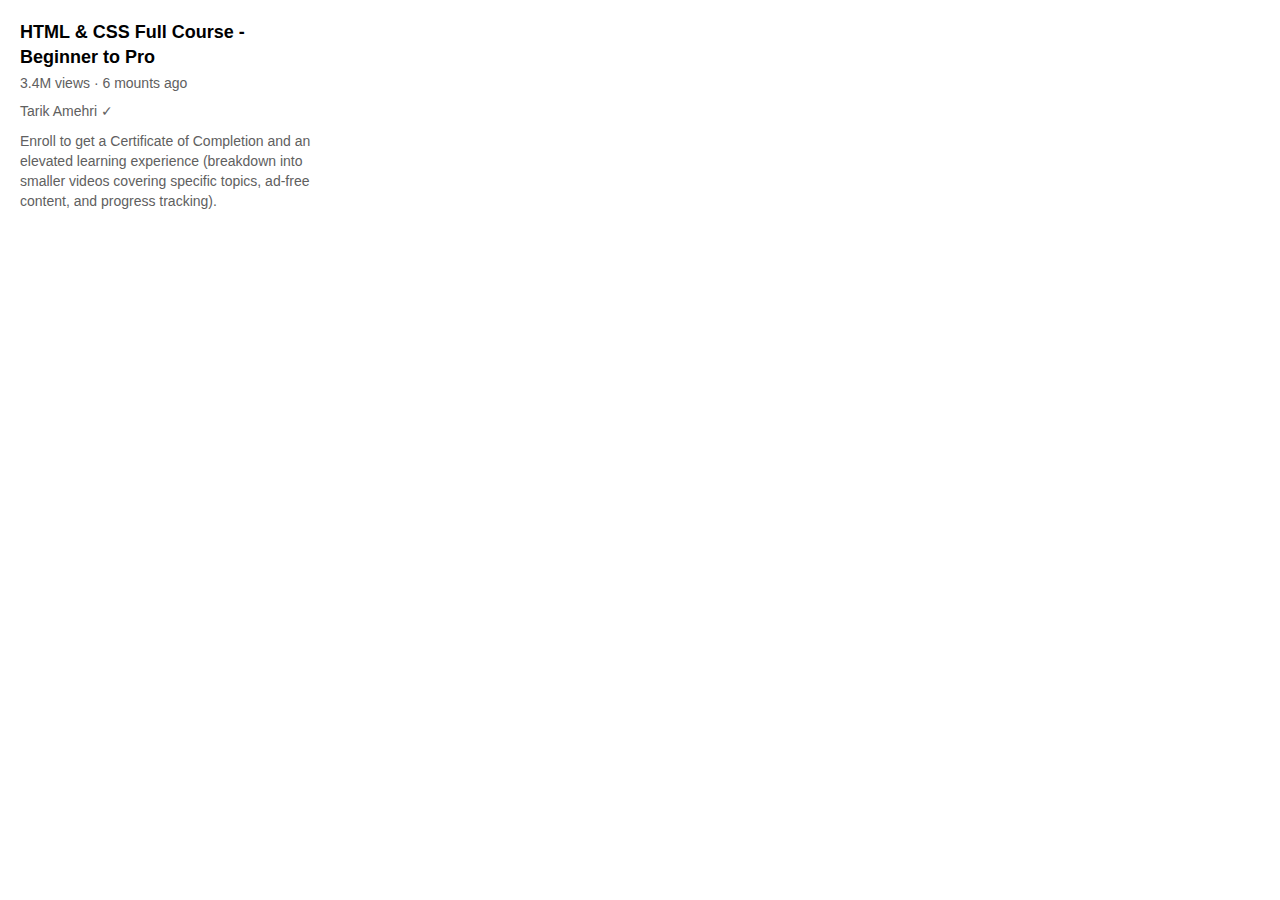
<file: testing/text.html>
<style>
	* {
		margin: 0px;
		padding: 0px;
	}
	body {
		padding: 20px;
		font-family: Arial;
	}
	.title {
		color: black;
		font-size: 18px;
		width: 300px;
		font-weight: bold;
		text-align: left;
		line-height: 25px;
	}
	.stat {
		font-size: 14px;
		color: rgb(96, 96, 96);
		padding-top: 5px;
	}
	.author {
		font-size: 14px;
		color: rgb(96, 96, 96);
		padding-top: 12px;
	}
	.desc {
		font-size: 14px;
		color: rgb(96, 96, 96);
		padding-top: 12px;
		width: 300px;
		line-height: 20px;
	}
</style>
<body>
	<p class="title">
		HTML & CSS Full Course - Beginner to Pro
	</p>

	<p class="stat">
		3.4M views &#183; 6 mounts ago
	</p>

	<p class="author">
		Tarik Amehri &#10003;
	</p>
	<p class="desc">
		Enroll to get a Certificate of Completion and an elevated learning experience 
		(breakdown into smaller videos covering specific topics, ad-free content, 
		and progress tracking).
	</p>
</body>
</file>
<file: FoodZone/style/main.css>
:root {
	--main-bg-color: rgb(240, 238, 241);
	--theme-color: rgb(237, 134, 65);
}

body {
	background-color: var(--main-bg-color);
	overflow: hidden;
}

.container {
	margin-left: 6%;
	position: absolute;
	top: 50%;
	left: 0;
	transform: translateY(-50%);
}

.title {
	font-family: 'Times New Roman', Times, serif;
	line-height: 80px;
	font-size: 100px;
	font-weight: 700;
}

.bar {
	margin-top: 20px;
	margin-left: 20px;
	border-radius: 4px;
	height: 4px;
	width: 40px;
	display: inline-block;
	background-color: rgb(180, 180, 180);
	vertical-align: top;
}

.sub-title-text {
	display: inline-block;
	margin-left: 10px;
	width: 240px;
	font-size: 12px;
	font-family: Roboto, Arial;
	font-weight: 400;
	text-transform: uppercase;
	letter-spacing: 1px;
	color: rgb(180, 180, 180);
}


.button {
	display: flex;
	align-items: center;
	justify-content: center; 
	position: fixed;
	bottom: 40px;
	left: 50%;
	width: 240px;
	height: 50px;
	border: none;
	border-radius: 25px;
	background-color: var(--theme-color);
	color: white;
	font-size: 14px;
	font-family: Roboto, Arial;
	font-weight: 500;
	text-transform: uppercase;
	letter-spacing: 1px;
	cursor: pointer;
	transition: all 0.2s;
	transform: translate(-50%, -50%);
	box-shadow: 0px 1px 6px rgba(186, 76, 3, 0.2);
}

.button:hover {
	transform: translate(-50%, calc(-50% - 6px));
	box-shadow: 0px 5px 10px rgba(186, 76, 3, 0.4);
}

.button:active {
	transform: translate(-50%, calc(-50% - 3px));
	box-shadow: 0px 4px 8px rgba(186, 76, 3, 0.2);
}

.main-image {
	position: absolute;
	height: 60%;
	top: 50%;
	left: 50%;
	transform: translate(-50%, -50%);
	transition: transform 2s ease-in-out;
}

.animate {
	animation: RotateIn .5s ease-in-out;
}

@keyframes RotateIn {
	0% {
		transform: translate(-50%, -50%) rotate(90deg) scale(0.6);
	}
	80% {
		transform: translate(-50%, -50%) rotate(-10deg) scale(1.1);
	}
	100% {
		transform: translate(-50%, -50%) rotate(0deg) scale(1);
	}
}
</file>
<file: FoodZone/style/header.css>
header {
	height: 60px;
	display: flex;
	flex-direction: row;
	justify-content: space-between;
	align-items: center;
	z-index: 10;
}

.right-section,
.left-section {
	display: flex;
	flex-direction: row;
	justify-content: right;
	align-items: center;
	margin: 0px 10px;
	cursor: pointer;
}

.logo {
	height: 25px;
	margin-left: 60px;
}

.brand {
	transform: translateY(5px);
	margin-left: 4px;
	font-size: 18px;
	letter-spacing: 1px;
	font-weight: 700;
	color: black;
	font-family: Roboto, Arial;
	
	.brand-x {
		color: var(--theme-color);
	}
}

.shop-card {
	height: 25px;
	margin-right: 60px;
	margin-left: 20px;
	transition: opacity 0.2s;
	cursor: pointer;
	opacity: .5;
}

.shop-card:hover {
	opacity: 1;
}

.header-page {
	font-size: 16px;
	margin: 0px 30px;
	font-weight: 500;
	letter-spacing: 1px;
	text-decoration: none;
	color: rgb(150, 150, 150);
	font-family: Roboto, Arial;
	transition: opacity 0.2s;
	opacity: .5;
}

.header-page:hover {
	opacity: 1;
}

.lunch {
	font-weight: 600;
	color: black;
	opacity: 1;
}
</file>
<file: FoodZone/style/sideSelector.css>
:root {
	--main-bg-color: rgb(240, 238, 241);
	--theme-color: rgb(237, 134, 65);
}

.side-selector {
	display: flex;
	flex-direction: column;
	justify-content: center;
	row-gap: 20px;
	position: fixed;
	width: 30%;
	top: 0px;
	right: 0px;
	bottom: 0px;
	margin: 60px 0px;
}

.element {
	display: flex;
	flex-direction: row;
	justify-content: left;
	align-items: center;
	width: 100%;
	height: 90px;
	border-radius: 50px 0px 0px 50px;
	background-color: white;
	transition: .3s;
}

.element-scale {
	transform: scale(115%);
	background-color: var(--theme-color);
	color: white;
	box-shadow: 0px 5px 10px rgba(186, 76, 3, 0.2);
}

.element:hover {
	background-color: var(--theme-color);
}

.element:hover .element-title,
.element:hover .element-description {
	color: white;
}

.preview-image {
	padding: 10px;
	height: 80%;
	border-radius: 50px;
}

.element-bio {
	height: 100%;
	display: flex;
	flex-direction: column;
	justify-content: center;
	width: 60%;

	.element-title {
		margin: 0px 0px 4px 0px;
		color: inherit;
		font-size: 12px;
		font-family: Roboto, Arial;
		font-weight: 600;
		text-transform: uppercase;
		letter-spacing: 1px;
		transition: .3s;
	}
	
	.element-description {
		margin: 0px;
		color: inherit;
		opacity: 0.5;
		font-size: 10px;
		font-family: Roboto, Arial;
		font-weight: 500;
		letter-spacing: 1px;
		transition: .3s;
	}
}
</file>
<file: intra/style/style.css>
* {
	padding: 0px;
	margin: 0px;
}

:root {
	--background-color: rgb(249, 249, 251);
	--theme-color: rgb(39, 187, 183);
	--coalition-color: rgb(0, 186, 188);
}

body {
	margin: 60px 0px 0px 80px;
	padding: 0px;
	background-color: var(--background-color);
}
</file>
<file: intra/style/header.css>
.header {
	height: 60px;
	display: flex;
	flex-direction: row;
	margin-left: 80px;
	padding: 0px 8px;
	justify-content: space-between;
	background-color: white;
	position: fixed;
	top: 0px;
	right: 0px;
	left: 0px;

	.left-section {
		display: flex;
		flex-direction: row;
		align-items: center;
		width: 100%;
		
		.search-img {
			height: 20px;
			padding: 0px 16px;
			opacity: 0.5;
		}
		
		.search-bar {
			border: none;
			width: 100%;
			height: 40px;
			outline: none;
		}

		.search-bar::placeholder {
			font-size: 14px;
			letter-spacing: 0.7px;
			opacity: 0.5;
		}
	}
	
	.right-section {
		display: flex;
		flex-direction: row;
		align-items: center;
		
		.bell-img {
			height: 25px;
			margin: 0px 16px;
			cursor: pointer;
		}
		
		.profile {
			display: flex;
			flex-direction: row;
			align-items: center;
			color: rgb(100, 100, 100);

			.login {
				font-family: Roboto, Arial;
				font-weight: 600;
				cursor: pointer;
			}
			
			.profile-pic {
				height: 40px;
				border-radius: 20px;
				margin: 0px 16px;
				cursor: pointer;
			}
		}

		.profile:hover {
			color: rgb(0, 186, 188);
		}
	}
}
</file>
<file: intra/style/side-bar.css>
.side-bar {
	width: 80px;
	background-color: rgb(41, 45, 57);
	position: fixed;
	display: flex;
	flex-direction: column;
	align-items: center;
	justify-content: space-between;
	top: 0px;
	left: 0px;
	bottom: 0px;

	.top-section {
		display: flex;
		flex-direction: column;
		align-items: center;
		padding-top: 5px;

		.top-section-icon-holder {
			padding: 22px 0px;
			opacity: 0.4;
			cursor: pointer;
			transition: opacity 0.05s;
		}
		
		.top-section-icon-holder:hover {
			opacity: 1;
		}
		
		.top-section-icon-holder-logo {
			opacity: 1;
		}
	}
	
	.bottom-section-icon-holder {
		padding: 15px 0px;
		opacity: 0.4;
		cursor: pointer;
		transition: opacity 0.05s;
	}

	.bottom-section-icon-holder:hover {
		opacity: 1;
	}
}
</file>
<file: intra/style/footer.css>
footer {
	height: 45px;
	background-color: rgb(245, 245, 245);
	display: flex;
	align-items: center;
	justify-content: center;
	font-size: 10px;
	font-family: Roboto, Arial;
	
	.policy-p:link,
	.policy-p:visited {
		color: rgb(129, 129, 129);
		text-decoration: none;
		padding: 0px 15px;
		cursor: pointer;
	}

	.policy-p:hover {
		text-decoration: underline;
	}
}
</file>
<file: intra/style/main-page.css>
.account-status {
	height: 340px;
	padding: 0px 20px 15px 20px;
	background-image: 		
		linear-gradient(
			to right bottom,
			rgba(0, 0, 0, 0.6),
			rgba(0, 44, 2, 0.6)),
		url( ../img/ds.jpeg );
	background-size: cover;
	background-position: top;

	.account-status-header {
		height: 70px;
		display: flex;
		flex-direction: row;
		justify-content: left;
		align-items: center;
		column-gap: 10px;

		.tribe {
			font-family: Roboto, Arial;
			font-size: 16px;
			font-weight: 600;
			color: darkgreen;
		}

		.name {
			font-family: Roboto, Arial;
			font-size: 18px;
			font-weight: 600;
			color: white;
		}

		.login {
			font-family: Roboto, Arial;
			font-size: 16px;
			font-weight: 500;
			color: white;
		}
	}

	.account-info {
		height: 220px;
		display: flex;
		justify-content: space-between;
		flex-direction: row;
		align-items: center;
		column-gap: 20px;

		.account-info-1,
		.account-info-2,
		.account-info-3 {
			flex: 1;
			height: 100%;
			border: none;
			border-radius: 5px;
			background-color: rgba(39, 39, 39, 0.9);
			padding: 0px 4%;
		}

		.account-info-1 {
			display: flex;
			flex-direction: column;
			justify-content: center;
			
			.account-sub-info {
				display: flex;
				align-items: center;
				justify-content: space-between;
				margin: 10px 0px;
				.account-sub-info-right,
				.account-sub-info-left {
					font-family: Roboto, Arial;
					letter-spacing: 1px;
					font-weight: 400;
					font-size: 14px;
				}
				
				.account-sub-info-right {
					color: darkgreen;
				}
				
				.account-sub-info-left {
					font-weight: 300;
					color: white;
				}
			}
		}
		
		.account-info-2 {
			display: flex;
			flex-direction: column;
			align-items: center;
			justify-content: center;
			font-family: Roboto, Arial;
			color: white;
			font-size: 30px;
			letter-spacing: 2px;
		}
		
		.account-info-3 {
			display: flex;
			flex-direction: column;
			align-items: center;
			justify-content: center;
			font-family: Roboto, Arial;
			text-align: center;
			letter-spacing: 1.5px;

			.account-info-3-sub-1 {
				font-size: 14px;
				color: darkgreen;
				padding: 4px 0px;
			}
			.account-info-3-sub-2 {
				font-size: 30px;
				color: white;
				padding: 4px 0px;
			}
			.account-info-3-sub-3 {
				font-size: 20px;
				color: white;
				padding: 4px 0px;
			}
		}
	}

	.account-level {
		height: 50px;
		display: flex;
		justify-content: center;
		align-items: center;

		.account-level-container-green {
			width: 90vw;
			height: 35px;
			border-radius: 5px 0px 0px 5px;
			background-color: darkgreen;
		}

		.account-level-container-gray {
			width: 10vw;
			height: 35px;
			border-radius: 0px 5px 5px 0px;
			background-color: rgba(39, 39, 39, 0.9);
		}

		.account-level-text {
			position: absolute;
			color: white;
			font-family: Roboto, Arial;
			font-weight: 300;
			font-size: 14px;
		}
	}
}

.countainer {
	margin: 18px;
	display: grid;
	grid-template-columns: 1fr 1fr;
	column-gap: 30px;
	row-gap: 20px;

	.grid-element {
		border-style: solid;
		border-color: rgb(243, 243, 243);
		border-radius: 5px;
		background-color: white;
		height: 300px;
		padding: 30px;
	}

	.grid-element-header {
		font-family: Roboto, Arial;
		text-transform: uppercase;
		height: 15%;
		display: flex;
		flex-direction: row;
		justify-content: space-between;
		align-items: center;
		
		.grid-element-header-title {
			font-size: 12px;
			font-weight: 600;
		}
	}
	
	.grid-element-content {
		height: 87%;
	}
}

.grid-element-header-events-button:link,
.grid-element-header-events-button:visited {
	padding: 8px 10px;
	font-size: 10px;
	border-color: rgb(0, 186, 188);
	color: rgb(0, 186, 188);
	text-decoration: none;
	border-style: solid;
	border-width: 1px;
}
.grid-element-header-events-button:hover {
	border-color: rgb(122, 122, 122);
	color: rgb(122, 122, 122);
}
</file>
<file: youtube/style/style.css>
* {
	padding: 0px;
	margin: 0px;
	font-family: Roboto, sans-serif;
	font-size: 18px;
	font-weight: normal;
	color: rgb(90, 90, 90);
}

body {
	padding: 80px 10px 5000px 120px;
}

.grid-container {
	display: grid;
	grid-template-columns: 1fr 1fr 1fr;
	column-gap: 10px;
	row-gap: 20px;
}

.video-preview {

}

.video-thumbnail-img {
	width: 100%;
	border-radius: 10px;
}

.video-info {
	display: grid;
	grid-template-columns: 50px 1fr;
	margin-top: 10px;
}

.channel-pic-div {

}

.channel-pic-img {
	width: 40px;
	height: 40px;
	object-fit: cover;
	object-position: right;
	border-radius: 20px;
}

.channel-info-div {

}

.video-title {
	color: black;
	font-size: 16px;
	font-weight: 600;
	padding-bottom: 8px;
}

.video-author,
.video-views {
	font-size: 12px;
	font-weight: normal;
	padding: 3px 0px;
}

.video-views {

}
</file>
<file: youtube/style/header.css>
.header {
	height: 55px;
	display: flex;
	flex-direction: row;
	justify-content: space-between;
	position: fixed;
	background-color: white;
	top: 0px;
	right: 0px;
	left: 0px;
}

.left-section {
	display: flex;
	align-items: center;

	.hamburger-menu {
		height: 20px;
		margin: 0px 30px;
	}

	.youtube-logo {
		height: 20px;
	}
}

.middle-section {
	flex: 1;
	margin-left: 30px;
	margin-right: 40px;
	max-width: 500px;
	display: flex;
	flex-direction: row;
	align-items: center;

	.search-bar {
		width: 20px;
		flex: 1;
		height: 38px;
		font-size: 14px;
		padding-left: 20px;
		color: black;
		border-style: solid;
		border-color: rgb(187, 187, 187);
		border-width: 1px;
		border-radius: 20px 0px 0px 20px;
		box-shadow: inset 0px 2px 5px rgba(0, 0, 0, 0.05);
		font-family: Roboto, Arial;
	}
	
	.search-bar::placeholder {
		font-size: 16px;
	}
	
	.search-button {
		height: 40px;
		width: 60px;
		border-width: 1px 1px 1px 0px;
		border-style: solid;
		border-color: rgb(187, 187, 187);
		padding-top: 3px;
		border-radius: 0px 20px 20px 0px;
	}
	
	.search-button:hover {
		background-color: rgb(202, 202, 202);
	}

	.search-button:active {
		background-color: rgb(186, 186, 186);
	}

	.search-icon {
		width: 16px;
	}
	
	.microphone-button {
		background-color: rgb(239, 239, 239);
		height: 40px;
		width: 40px;
		margin-left: 20px;
		padding-top: 3px;
		border: none;
		border-radius: 20px;
	}

	.microphone-button:hover {
		background-color: rgb(202, 202, 202);
	}

	.microphone-button:active {
		background-color: rgb(186, 186, 186);
	}
	
	.microphone-icon {
		width: 16px;
	}
}

.right-section {
	width: 150px;
	display: flex;
	flex-direction: row;
	align-items: center;
	justify-content: space-between;
	margin: 0px 30px 0px 0px;
	column-gap: 10px;
	.add-video {
		width: 20px;
	}
	.bell {
		width: 20px;
	}
	.channel-1 {
		width: 30px;
		border-radius: 15px;
	}
}
</file>
<file: youtube/style/sideBar.css>
.sidebar {
	width: 80px;
	background-color: lightblue;
	position: fixed;
	top: 55px;
	left: 0px;
	bottom: 0px;
}
</file>
<file: intra/style/products.css>
.sub-side-bar {
	width: 200px;
	background-color: rgb(30, 33, 42);
	padding: 74px 18px 18px 18px;
	position: fixed;
	display: flex;
	flex-direction: column;
	z-index: -1;
	top: 0px;
	left: 80px;
	bottom: 0px;

	.sub-side-bar-header {
		height: 80px;
		border-style: solid;
		border-color: rgba(240, 255, 255, 0.491);
		border-width: 0px 0px 1px 0px;
		
		.sub-side-bar-header-text {
			color: white;
			font-family: Roboto, Arial;
			font-size: 12px;
			font-weight: 300;
			transform: translateY(30px);
			text-align: center;
			letter-spacing: 0.7px;
		}
	}
	
	.sub-side-bar-content {
		flex: 1;
		.Categories {
			display: flex;
			flex-direction: column;
			
			.Categories-title {
				font-family: Roboto, Arial;
				color: rgb(0, 186, 188);
				font-size: 13px;
				font-weight: 900;
				letter-spacing: 0.7px;
				margin-top: 50px;
			}
			
			.Categorie-name {
				font-family: Roboto, Arial;
				color: rgba(206, 206, 206, 0.416);
				font-size: 12px;
				font-weight: 300;
				transform: translateY(30px);
				letter-spacing: 0.7px;
				cursor: pointer;
				padding: 0px 0px 16px 0px;
			}
			.Categorie-name:hover {
				color: white;
				text-decoration: underline;
				
			}
		}
	}
}

.shop-container {
	margin-left: 236px;
	display: grid;
	padding: 10px;
	grid-template-columns: 1fr 1fr;
	column-gap: 20px;
	row-gap: 15px;
	
	.shop-item {
		height: 280px;
		position: relative;

		.shop-item-description {
			opacity: 0;
			background-color: rgb(0, 186, 188, 0.7);
			height: 180px;
			margin: 15px;
			color: white;
			font-family: Roboto, Arial;
			font-size: 12px;
			letter-spacing: .7px;
		}
		
		.shop-item-description-text {
			color: white;
			font-family: Roboto, Arial;
			font-size: 12px;
			letter-spacing: .7px;
			height: 130px;
			border-style: solid;
			border-width: 0px 0px 1px 0px;
		}
		.shop-item-description-key-word {
			text-align: center;
		}
	}
	.shop-item:hover ~ .shop-item-description {
		opacity: 1;
	}
}

/* style="background-image: url(img/Screen\ Shot\ 2024-07-22\ at\ 7.27.34\ PM.png);" */
</file>
